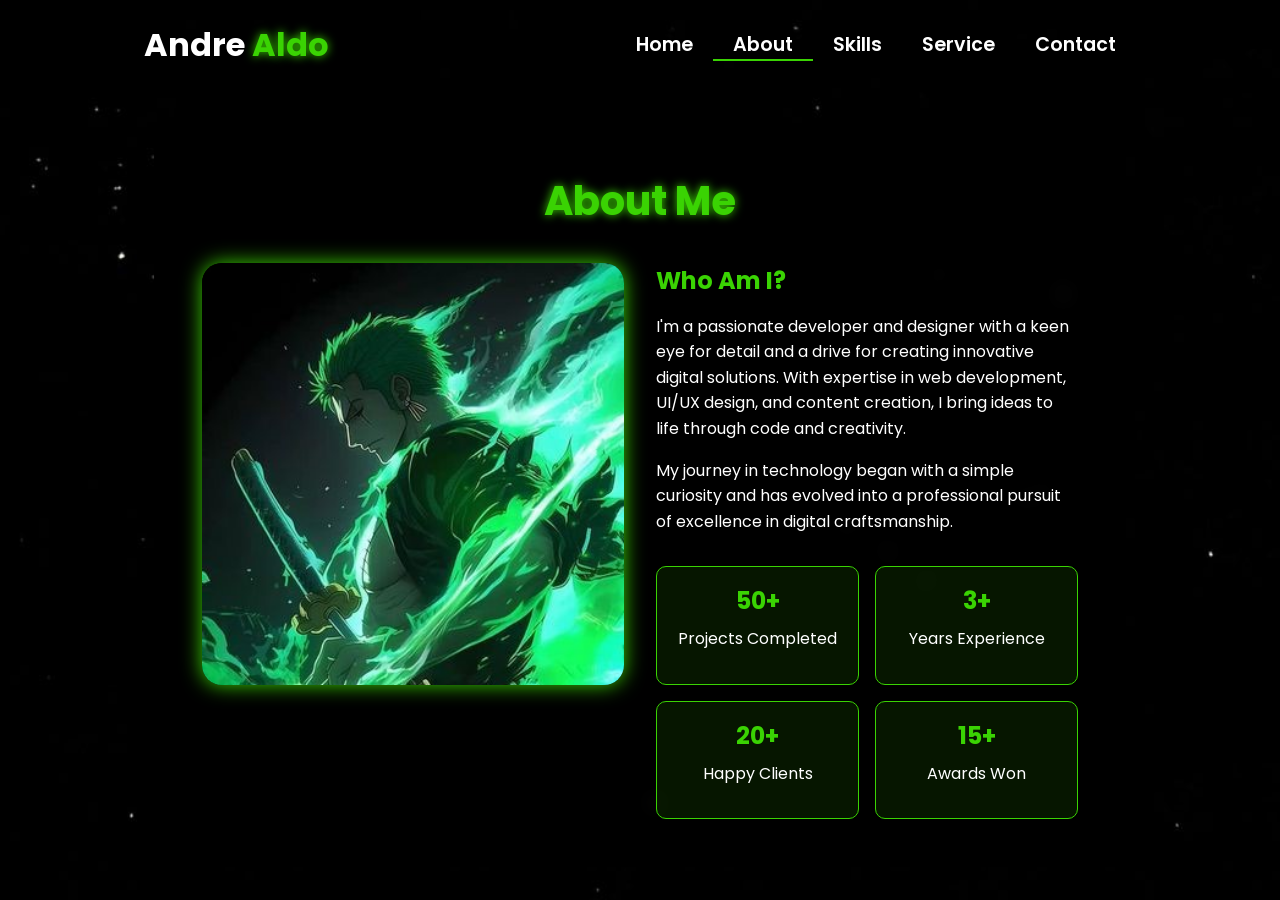
<file: about.html>
<!DOCTYPE html>
<html lang="en">

<head>
    <meta charset="UTF-8">
    <meta name="viewport" content="width=device-width, initial-scale=1.0">

    <!-- Link ke Font Awesome untuk ikon -->
    <link rel="stylesheet" href="https://cdnjs.cloudflare.com/ajax/libs/font-awesome/6.5.1/css/all.min.css">

    <!-- Link ke library animasi AOS -->
    <link rel="stylesheet" href="https://unpkg.com/aos@next/dist/aos.css" />

    <!-- CSS internal untuk styling halaman -->
    <style>
        /* 
          Import Google Font Poppins
          Font weight yang diimport: 100, 200, 300, 400, 500, 600 
        */
        @import url("https://fonts.googleapis.com/css2?family=Poppins:wght@100;200;300;400;500;600&display=swap");

        /* Reset CSS dan pengaturan default */
        * {
            padding: 0;
            margin: 0;
            font-family: "Poppins", sans-serif;
            box-sizing: border-box;
        }

        /* 
          Styling untuk body
          - Menggunakan background image
          - Cover seluruh viewport
          - Mencegah horizontal scroll
        */
        body {
            width: 100%;
            min-height: 100vh;
            background-image: url("background.jpg");
            background-size: cover;
            overflow-x: hidden;
            position: relative;
        }

        /* 
          Navbar styling
          - Fixed height 10vh
          - Posisi relative untuk positioning yang tepat
          - z-index tinggi agar selalu di atas konten lain
        */
        nav {
            width: 100%;
            height: 10vh;
            position: sticky;
            position: relative;
            /* Ubah dari sticky ke relative */
            z-index: 1000;
            /* Tambahkan z-index tinggi untuk nav */
        }

        /* Container untuk konten navbar */
        .nav-container {
            width: 100%;
            height: 100%;
            display: flex;
            justify-content: space-around;
            align-items: center;
        }

        /* 
          Logo styling
          - Warna putih dengan ukuran 2rem
          - Text shadow untuk efek glow pada span 
        */
        .logo {
            color: white;
            font-size: 2rem;
            font-weight: bold;
        }

        .logo span {
            color: rgb(58, 211, 3);
            text-shadow: 0 0 10px rgb(58, 211, 3);
        }

        /* 
          Hamburger dan Cancel button styling
          - Hanya muncul di mobile view
          - Posisi absolute di kanan atas
        */
        .hamburg,
        .cancel {
            cursor: pointer;
            position: absolute;
            right: 15px;
            top: 10px;
            color: white;
            display: none;
            font-size: clamp(2.5rem, 0.5rem + 5vw, 3rem);
        }

        /* 
          Navigation links container
          - Flex layout untuk alignment horizontal
        */
        .nav-container .links {
            display: flex;
        }

        /* 
          Individual navigation links
          - Spacing dan styling untuk tiap link
          - Hover effect dengan border bottom
        */
        .nav-container .links a {
            font-size: 1.2rem;
            color: white;
            margin: 0 20px;
            text-decoration: none;
            font-weight: 550;
            transition: 0.3s linear;
        }

        .nav-container .links a:hover {
            color: rgb(58, 211, 3);
            border-bottom: 2px solid rgb(58, 211, 3);
        }

        /* Styling untuk link aktif */
        .nav-container .links .active {
            color: rgb(58, 211, 3);
            border-bottom: 2px solid rgb(58, 211, 3);
        }

        /* 
          Dropdown menu untuk mobile view
          - Fixed positioning dengan transform untuk animasi
          - Backdrop filter untuk efek blur
        */
        .dropdown {
            z-index: 1000;
            position: fixed;
            top: 0;
            left: 0;
            right: 0;
            transform: translateY(-500px);
            width: 100%;
            height: auto;
            backdrop-filter: blur(4px) brightness(40%);
            box-shadow: 0 0 20px black;
            transition: 0.2s linear;
        }

        .dropdown .links a {
            display: flex;
            color: white;
            text-decoration: none;
            padding: 15px 0;
            justify-content: center;
            align-items: center;
            transition: 0.2s linear;
        }

        .dropdown .links a:hover {
            background-color: rgb(58, 211, 3);
        }

        /* About Section Styles */
        .about-container {
            width: 100%;
            min-height: 90vh;
            display: flex;
            justify-content: center;
            align-items: center;
            padding: 2rem;
            position: relative;
            z-index: 1;
        }

        .about-content {
            width: 80%;
            max-width: 1200px;
            background: rgba(0, 0, 0, 0.7);
            backdrop-filter: blur(10px);
            border-radius: 20px;
            padding: 3rem;
            color: white;
            /* box-shadow: 0 0 30px rgba(58, 211, 3, 0.3); */
        }

        .about-header {
            text-align: center;
            margin-bottom: 2rem;
        }

        .about-header h1 {
            font-size: 2.5rem;
            color: rgb(58, 211, 3);
            text-shadow: 0 0 10px rgb(58, 211, 3);
            margin-bottom: 1rem;
        }

        .about-grid {
            display: grid;
            grid-template-columns: 1fr 1fr;
            gap: 2rem;
        }

        .about-image {
            width: 100%;
            aspect-ratio: 1;
            border-radius: 20px;
            overflow: hidden;
            box-shadow: 0 0 20px rgb(58, 211, 3);
        }

        .about-image img {
            width: 100%;
            height: 100%;
            object-fit: cover;
        }

        .about-text h2 {
            color: rgb(58, 211, 3);
            margin-bottom: 1rem;
        }

        .about-text p {
            line-height: 1.6;
            margin-bottom: 1rem;
        }

        .stats {
            display: grid;
            grid-template-columns: repeat(2, 1fr);
            gap: 1rem;
            margin-top: 2rem;
        }

        .stat-item {
            background: rgba(58, 211, 3, 0.1);
            padding: 1rem;
            border-radius: 10px;
            text-align: center;
            border: 1px solid rgb(58, 211, 3);
            cursor: pointer;
        }

        .stat-item h3 {
            color: rgb(58, 211, 3);
            font-size: 1.5rem;
            margin-bottom: 0.5rem;
        }

        .content-grid {
            display: grid;
            grid-template-columns: repeat(auto-fit, minmax(280px, 1fr));
            gap: 2rem;
            padding: 2rem 0;
        }

        .content-card {
            background: rgba(58, 211, 3, 0.1);
            border-radius: 15px;
            overflow: hidden;
            transition: all 0.3s ease;
            cursor: pointer;
        }

        .content-card:hover {
            transform: translateY(-5px);
            box-shadow: 0 5px 15px rgba(58, 211, 3, 0.3);
        }

        .card-image {
            width: 100%;
            height: 200px;
            overflow: hidden;
        }

        .card-image img {
            width: 100%;
            height: 100%;
            object-fit: cover;
        }

        .card-info {
            padding: 1.5rem;
        }

        .card-info h3 {
            color: rgb(58, 211, 3);
            margin-bottom: 0.5rem;
        }

        .card-info p {
            font-size: 0.9rem;
            margin-bottom: 1rem;
        }

        .card-info .technologies {
            display: flex;
            flex-wrap: wrap;
            gap: 0.5rem;
            margin-top: 1rem;
        }

        .technology-tag {
            background: rgba(58, 211, 3, 0.2);
            padding: 0.3rem 0.8rem;
            border-radius: 15px;
            font-size: 0.8rem;
            color: rgb(58, 211, 3);
        }

        .back-button {
            display: inline-block;
            padding: 0.8rem 1.5rem;
            background: rgb(58, 211, 3);
            color: white;
            border-radius: 5px;
            text-decoration: none;
            margin-bottom: 2rem;
            transition: all 0.3s ease;
        }

        .back-button:hover {
            background: rgb(45, 165, 2);
            transform: translateY(-2px);
        }

        .award-icon {
            font-size: 2rem;
            color: rgb(58, 211, 3);
            margin-bottom: 1rem;
        }

        .client-testimonial {
            font-style: italic;
            margin-top: 1rem;
            padding: 1rem;
            background: rgba(58, 211, 3, 0.05);
            border-radius: 10px;
        }



        @media (max-width: 884px) {
            .about-grid {
                grid-template-columns: 1fr;
            }

            nav .logo {
                position: absolute;
                top: 16px;
                left: 15px;
                font-size: 1.5rem;
            }

            .nav-container .links {
                display: none;
            }

            .hamburg,
            .cancel {
                display: block;
            }
        }

        @media (max-width: 440px) {
            .about-container {
                padding: 1rem;
            }

            .about-content {
                width: 95%;
                /* Memperbesar width untuk layar kecil */
                padding: 1.5rem;
            }

            .about-header h1 {
                font-size: 1.8rem;
                /* Mengurangi ukuran judul */
            }

            .about-text h2 {
                font-size: 1.4rem;
                /* Mengurangi ukuran sub-judul */
            }

            .about-text p {
                font-size: 0.9rem;
                /* Mengurangi ukuran teks */
                line-height: 1.4;
            }

            .about-image {
                width: 100%;
                max-height: 250px;
                /* Membatasi tinggi gambar */
            }

            .stats {
                grid-template-columns: repeat(2, 1fr);
                /* Tetap 2 kolom tapi lebih kecil */
                gap: 0.8rem;
            }

            .stat-item {
                padding: 0.8rem;
            }

            .stat-item h3 {
                font-size: 1.2rem;
                /* Mengurangi ukuran angka statistik */
            }

            .stat-item p {
                font-size: 0.8rem;
                /* Mengurangi ukuran teks statistik */
            }

            /* Menyesuaikan padding untuk link statistik */
            .stat-item a {
                padding: 0.5rem;
                display: block;
            }
        }
    </style>
    <title>About - Portfolio Website</title>
</head>

<body>

    <!-- Navigasi -->
    <nav>
        <div class="nav-container">
            <div class="logo" data-aos="zoom-in" data-aos-duration="1500">
                Andre <span>Aldo</span>
            </div>
            <div class="links">
                <div class="link" data-aos="fade-up" data-aos-duration="1500" data-aos-delay="100"><a
                        href="index.html">Home</a></div>
                <div class="link active" data-aos="fade-up" data-aos-duration="1500" data-aos-delay="200"><a
                        href="about.html">About</a></div>
                <div class="link" data-aos="fade-up" data-aos-duration="1500" data-aos-delay="300"><a
                        href="skill.html">Skills</a></div>
                <div class="link" data-aos="fade-up" data-aos-duration="1500" data-aos-delay="400"><a
                        href="service.html">Service</a></div>
                <div class="link" data-aos="fade-up" data-aos-duration="1500" data-aos-delay="500"><a
                        href="contact.html">Contact</a></div>
            </div>
        </div>
        <i class="fa-solid fa-bars hamburg" onclick="hamburg()"></i>
        <div class="dropdown">
            <div class="links">
                <a href="index.html">Home</a>
                <a href="about.html">About</a>
                <a href="skill.html">Skills</a>
                <a href="service.html">Service</a>
                <a href="contact.html">Contact</a>
                <i class="fa-solid fa-xmark cancel" onclick="cancel()"></i>
            </div>
        </div>
    </nav>

    <!-- Konten utama halaman About -->
    <div class="about-container">
        <div class="about-content" id="aboutContent">
            <!-- Bagian header -->
            <div class="about-header" data-aos="fade-down" data-aos-duration="1500">
                <h1>About Me</h1>
            </div>

            <!-- Grid untuk gambar dan teks deskripsi -->
            <div class="about-grid">
                <div class="about-image" data-aos="fade-right" data-aos-duration="1500">
                    <img src="zoro.jpg" alt="About Image">
                </div>
                <div class="about-text" data-aos="fade-left" data-aos-duration="1500">
                    <h2>Who Am I?</h2>
                    <p>I'm a passionate developer and designer with a keen eye for detail and a drive for creating
                        innovative digital solutions. With expertise in web development, UI/UX design, and content
                        creation, I bring ideas to life through code and creativity.</p>
                    <p>My journey in technology began with a simple curiosity and has evolved into a professional
                        pursuit of excellence in digital craftsmanship.</p>

                    <div class="stats">
                        <div class="stat-item" data-aos="zoom-in" data-aos-duration="1500" data-aos-delay="200"
                            onclick="showProjects()">
                            <h3>50+</h3>
                            <p>Projects Completed</p>
                        </div>
                        <div class="stat-item" data-aos="zoom-in" data-aos-duration="1500" data-aos-delay="400"
                            onclick="showExperience()">
                            <h3>3+</h3>
                            <p>Years Experience</p>
                        </div>
                        <div class="stat-item" data-aos="zoom-in" data-aos-duration="1500" data-aos-delay="600"
                            onclick="showClients()">
                            <h3>20+</h3>
                            <p>Happy Clients</p>
                        </div>
                        <div class="stat-item" data-aos="zoom-in" data-aos-duration="1500" data-aos-delay="800"
                            onclick="showAwards()">
                            <h3>15+</h3>
                            <p>Awards Won</p>
                        </div>
                    </div>
                </div>
            </div>
        </div>

        <!-- Link ke library animasi AOS -->
        <script src="https://unpkg.com/aos@next/dist/aos.js"></script>

        <!-- JavaScript untuk interaksi dan animasi halaman -->
        <script>

            // Inisialisasi library AOS
            AOS.init({ offset: 0 });

            // Fungsi untuk menampilkan menu hamburger
            function hamburg() {
                const navbar = document.querySelector(".dropdown")
                navbar.style.transform = "translateY(0px)"
            }

            // Fungsi untuk menyembunyikan menu hamburger
            function cancel() {
                const navbar = document.querySelector(".dropdown")
                navbar.style.transform = "translateY(-500px)"
            }

            // Fungsi untuk menampilkan daftar Project
            function showProjects() {
                const aboutContent = document.getElementById('aboutContent');
                aboutContent.innerHTML = `
                <a href="about.html" class="back-button" onclick="restoreInitialContent()">
                    <i class="fas fa-arrow-left"></i> Back
                </a>
                <div class="about-header" data-aos="fade-down" data-aos-duration="1500">
                    <h1>My Projects</h1>
                </div>
                <div class="content-grid">
                    ${generateProjectCards()}
                </div>
            `;
                AOS.refresh();
            }

            // Fungsi untuk menampilkan daftar Experience
            function showExperience() {
                const aboutContent = document.getElementById('aboutContent');
                aboutContent.innerHTML = `
                <a href="about.html" class="back-button" onclick="restoreInitialContent()">
                    <i class="fas fa-arrow-left"></i> Back
                </a>
                <div class="about-header" data-aos="fade-down" data-aos-duration="1500">
                    <h1>My Experience</h1>
                </div>
                <div class="content-grid">
                    ${generateExperienceCards()}
                </div>
            `;
                AOS.refresh();
            }

            // Fungsi untuk menampilkan daftar Clients
            function showClients() {
                const aboutContent = document.getElementById('aboutContent');
                aboutContent.innerHTML = `
                <a href="about.html" class="back-button" onclick="restoreInitialContent()">
                    <i class="fas fa-arrow-left"></i> Back
                </a>
                <div class="about-header" data-aos="fade-down" data-aos-duration="1500">
                    <h1>Client Success Stories</h1>
                </div>
                <div class="content-grid">
                    ${generateClientCards()}
                </div>
            `;
                AOS.refresh();
            }

            // Fungsi untuk menampilkan daftar Awards
            function showAwards() {
                const aboutContent = document.getElementById('aboutContent');
                aboutContent.innerHTML = `
                <a href="about.html" class="back-button" onclick="restoreInitialContent()">
                    <i class="fas fa-arrow-left"></i> Back
                </a>
                <div class="about-header" data-aos="fade-down" data-aos-duration="1500">
                    <h1>Awards & Recognition</h1>
                </div>
                <div class="content-grid">
                    ${generateAwardCards()}
                </div>
            `;
                AOS.refresh();
            }

            // Fungsi pembantu untuk menghasilkan kartu project
            function generateProjectCards() {
                const projects = [
                    {
                        title: "E-Commerce Platform",
                        image: "img/zoro.jpg",
                        description: "A full-stack e-commerce solution with payment integration",
                        technologies: ["React", "Node.js", "MongoDB"]
                    },
                    {
                        title: "Portfolio Website",
                        image: "img/zoro.jpg",
                        description: "Responsive portfolio website with modern animations",
                        technologies: ["HTML", "CSS", "JavaScript"]
                    },
                    {
                        title: "Task Management App",
                        image: "img/zoro.jpg",
                        description: "Mobile-first task management application",
                        technologies: ["Vue.js", "Firebase"]
                    }
                    // Add more projects as needed
                ];

                return projects.map(project => `
                <div class="content-card" data-aos="fade-up">
                    <div class="card-image">
                        <img src="${project.image}" alt="${project.title}">
                    </div>
                    <div class="card-info">
                        <h3>${project.title}</h3>
                        <p>${project.description}</p>
                        <div class="technologies">
                            ${project.technologies.map(tech => `
                                <span class="technology-tag">${tech}</span>
                            `).join('')}
                        </div>
                    </div>
                </div>
            `).join('');
            }

            // Fungsi pembantu untuk menghasilkan kartu experience
            function generateExperienceCards() {
                const experiences = [
                    {
                        title: "Senior Web Developer",
                        company: "Tech Solutions Inc.",
                        period: "2021 - Present",
                        description: "Leading frontend development team and implementing modern web solutions"
                    },
                    {
                        title: "Frontend Developer",
                        company: "Digital Agency",
                        period: "2019 - 2021",
                        description: "Developed responsive websites and web applications"
                    }
                    // Add more experiences as needed
                ];

                return experiences.map(exp => `
                <div class="content-card" data-aos="fade-up">
                    <div class="card-info">
                        <h3>${exp.title}</h3>
                        <h4>${exp.company}</h4>
                        <p class="period">${exp.period}</p>
                        <p>${exp.description}</p>
                    </div>
                </div>
            `).join('');
            }

            // Fungsi pembantu untuk menghasilkan kartu client
            function generateClientCards() {
                const clients = [
                    {
                        name: "Ell Udin",
                        company: "Innovation Corp",
                        image: "img/zoro.jpg",
                        testimonial: "Outstanding work on our company website redesign!"
                    },
                    {
                        name: "Ell Ucup",
                        company: "Tech Startup",
                        image: "img/zoro.jpg",
                        testimonial: "Delivered our app ahead of schedule with excellent quality"
                    }
                    // Add more clients as needed
                ];

                return clients.map(client => `
                <div class="content-card" data-aos="fade-up">
                    <div class="card-image">
                        <img src="${client.image}" alt="${client.name}">
                    </div>
                    <div class="card-info">
                        <h3>${client.name}</h3>
                        <h4>${client.company}</h4>
                        <p class="client-testimonial">"${client.testimonial}"</p>
                    </div>
                </div>
            `).join('');
            }

            // Fungsi pembantu untuk menghasilkan kartu award
            function generateAwardCards() {
                const awards = [
                    {
                        title: "Best Web Design",
                        organization: "Design Awards 2023",
                        description: "Recognition for exceptional web design and user experience"
                    },
                    {
                        title: "Innovation Award",
                        organization: "Tech Summit 2022",
                        description: "Awarded for innovative use of emerging technologies"
                    }
                    // Add more awards as needed
                ];

                return awards.map(award => `
                <div class="content-card" data-aos="fade-up">
                    <div class="card-info">
                        <div class="award-icon">
                            <i class="fas fa-trophy"></i>
                        </div>
                        <h3>${award.title}</h3>
                        <h4>${award.organization}</h4>
                        <p>${award.description}</p>
                    </div>
                </div>
            `).join('');
            }

            // Fungsi untuk mengembalikan konten awal
            function restoreInitialContent() {
                const aboutContent = document.getElementById('aboutContent');
                aboutContent.innerHTML = `
                <div class="about-header" data-aos="fade-down" data-aos-duration="1500">
                    <h1>About Me</h1>
                </div>
                <div class="about-grid">
                    <div class="about-image" data-aos="fade-right" data-aos-duration="1500">
                        <img src="img/zoro.jpg" alt="About Image">
                    </div>
                    <div class="about-text" data-aos="fade-left" data-aos-duration="1500">
                        <h2>Who Am I?</h2>
                        <p>I'm a passionate developer and designer with a keen eye for detail and a drive for creating
                            innovative digital solutions. With expertise in web development, UI/UX design, and content
                            creation, I bring ideas to life through code and creativity.</p>
                        <p>My journey in technology began with a simple curiosity and has evolved into a professional
                            pursuit of excellence in digital craftsmanship.</p>

                        <div class="stats">
                            <div class="stat-item" data-aos="zoom-in" data-aos-duration="1500" data-aos-delay="200" onclick="showProjects()">
                                <h3>50+</h3>
                                <p>Projects Completed</p>
                            </div>
                            <div class="stat-item" data-aos="zoom-in" data-aos-duration="1500" data-aos-delay="400" onclick="showExperience()">
                                <h3>3+</h3>
                                <p>Years Experience</p>
                            </div>
                            <div class="stat-item" data-aos="zoom-in" data-aos-duration="1500" data-aos-delay="600" onclick="showClients()">
                                <h3>20+</h3>
                                <p>Happy Clients</p>
                            </div>
                            <div class="stat-item" data-aos="zoom-in" data-aos-duration="1500" data-aos-delay="800" onclick="showAwards()">
                                <h3>15+</h3>
                                <p>Awards Won</p>
                            </div>
                        </div>
                    </div>
                </div>
            `;
                AOS.refresh();
            }

        </script>
</body>

</html>

<!-- Subscribe Tamzidan Madiyin di YouTube -->
</file>
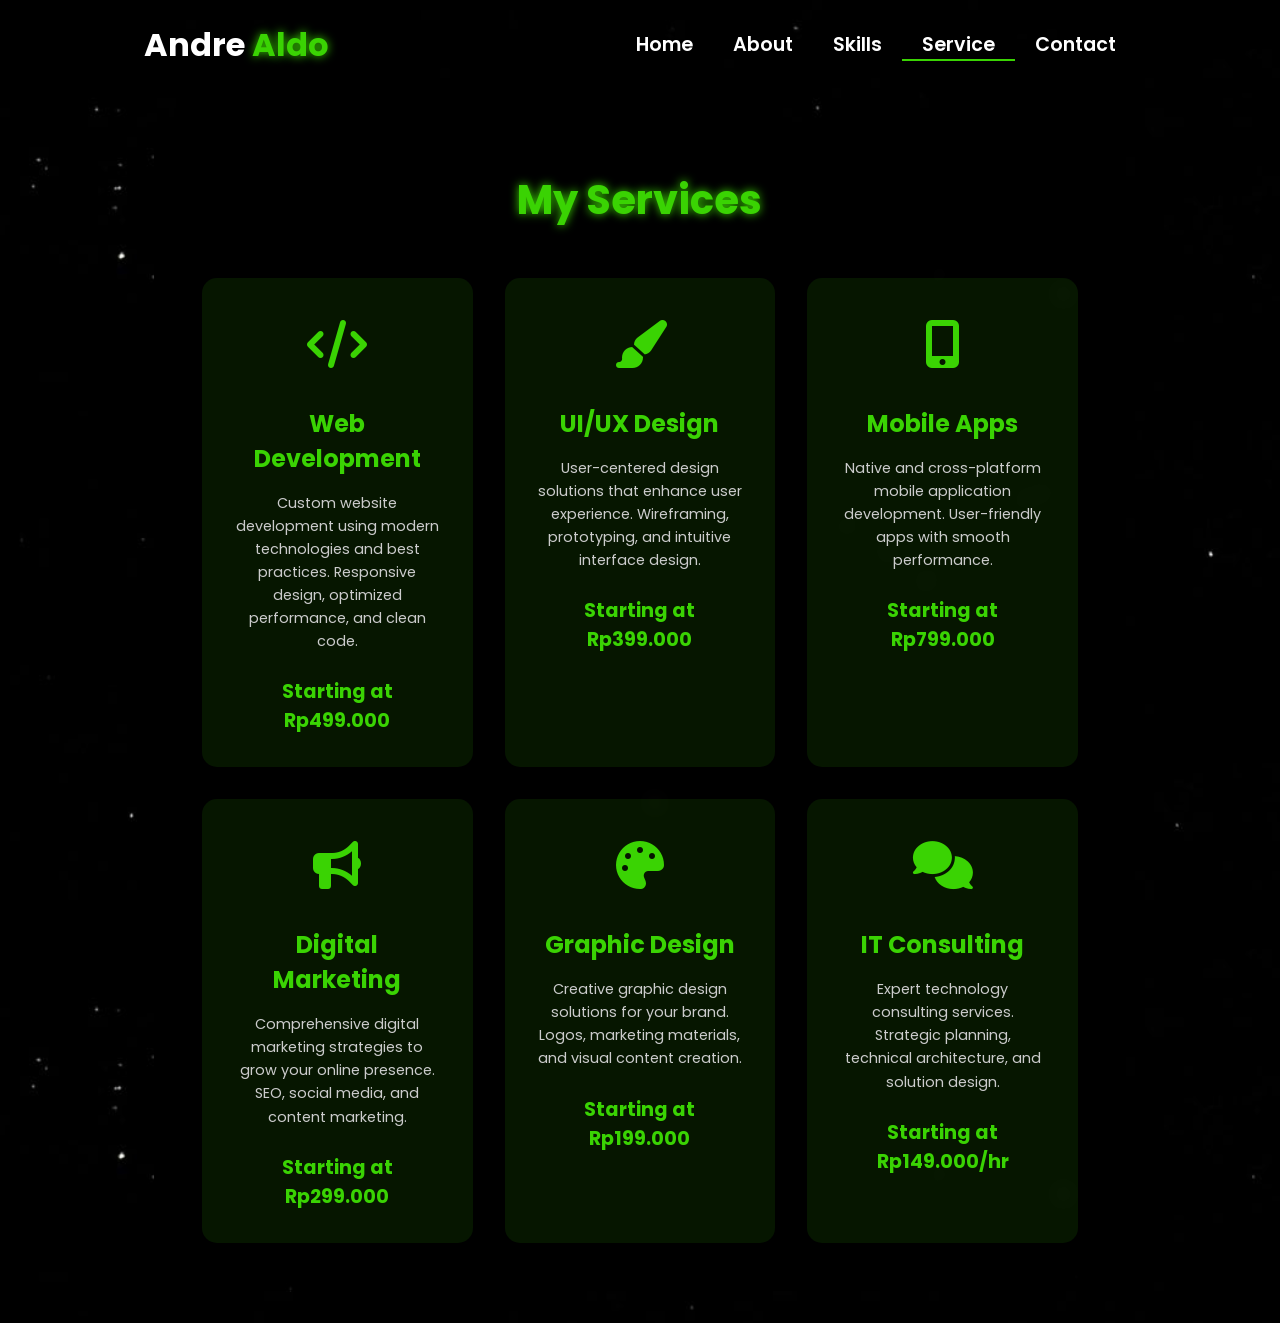
<file: service.html>
<!DOCTYPE html>
<html lang="en">
<head>
    <meta charset="UTF-8">
    <meta name="viewport" content="width=device-width, initial-scale=1.0">
    <link rel="stylesheet" href="https://cdnjs.cloudflare.com/ajax/libs/font-awesome/6.5.1/css/all.min.css">
    <link rel="stylesheet" href="https://unpkg.com/aos@next/dist/aos.css" />
    <style>
        @import url("https://fonts.googleapis.com/css2?family=Poppins:wght@100;200;300;400;500;600&display=swap");

        * {
            padding: 0;
            margin: 0;
            font-family: "Poppins", sans-serif;
            box-sizing: border-box;
        }

        body {
            width: 100%;
            height: 100vh;
            background-image: url("background.jpg");
            background-size: cover;
            overflow: auto;
            position: relative;
        }

        nav {
            width: 100%;
            height: 10vh;
            position: relative;
            z-index: 1000;
        }

        .nav-container {
            width: 100%;
            height: 100%;
            display: flex;
            justify-content: space-around;
            align-items: center;
        }

        .logo {
            color: white;
            font-size: 2rem;
            font-weight: bold;
        }

        .logo span {
            color: rgb(58, 211, 3);
            text-shadow: 0 0 10px rgb(58, 211, 3);
        }

        .hamburg, .cancel {
            cursor: pointer;
            position: absolute;
            right: 15px;
            top: 10px;
            color: white;
            display: none;
            font-size: clamp(2.5rem, 0.5rem + 5vw, 3rem);
        }

        .nav-container .links {
            display: flex;
        }

        .nav-container .links a {
            font-size: 1.2rem;
            color: white;
            margin: 0 20px;
            text-decoration: none;
            font-weight: 550;
            transition: 0.3s linear;
        }

        .nav-container .links a:hover {
            color: rgb(58, 211, 3);
            border-bottom: 2px solid rgb(58, 211, 3);
        }

        .nav-container .links .active {
            color: rgb(58, 211, 3);
            border-bottom: 2px solid rgb(58, 211, 3);
        }

        .dropdown {
            z-index: 1000;
            position: fixed;
            top: 0;
            left: 0;
            right: 0;
            transform: translateY(-500px);
            width: 100%;
            height: auto;
            backdrop-filter: blur(4px) brightness(40%);
            box-shadow: 0 0 20px black;
            transition: 0.2s linear;
        }

        .dropdown .links a {
            display: flex;
            color: white;
            text-decoration: none;
            padding: 15px 0;
            justify-content: center;
            align-items: center;
            transition: 0.2s linear;
        }

        .dropdown .links a:hover {
            background-color: rgb(58, 211, 3);
        }

        /* Service Section Styles */
        .services-container {
            width: 100%;
            min-height: 90vh;
            display: flex;
            justify-content: center;
            align-items: center;
            padding: 2rem;
        }

        .services-content {
            width: 80%;
            max-width: 1200px;
            background: rgba(0, 0, 0, 0.7);
            backdrop-filter: blur(10px);
            border-radius: 20px;
            padding: 3rem;
            color: white;
        }

        .services-header {
            text-align: center;
            margin-bottom: 3rem;
        }

        .services-header h1 {
            font-size: 2.5rem;
            color: rgb(58, 211, 3);
            text-shadow: 0 0 10px rgb(58, 211, 3);
            margin-bottom: 1rem;
        }

        .services-grid {
            display: grid;
            grid-template-columns: repeat(3, 1fr);
            gap: 2rem;
        }

        .service-card {
            background: rgba(58, 211, 3, 0.1);
            border-radius: 15px;
            padding: 2rem;
            text-align: center;
            transition: all 0.3s ease;
            cursor: pointer;
        }

        .service-card:hover {
            transform: translateY(-10px);
            box-shadow: 0 0 20px rgba(58, 211, 3, 0.5);
        }

        .service-icon {
            font-size: 3rem;
            color: rgb(58, 211, 3);
            margin-bottom: 1.5rem;
        }

        .service-title {
            font-size: 1.5rem;
            color: rgb(58, 211, 3);
            margin-bottom: 1rem;
        }

        .service-description {
            font-size: 0.9rem;
            line-height: 1.6;
            color: #cccccc;
        }

        .service-price {
            margin-top: 1.5rem;
            font-size: 1.2rem;
            color: rgb(58, 211, 3);
            font-weight: bold;
        }

        @media (max-height: 800px) {
            body {
                height: auto;
                min-height: 100vh;
            }
            
            .services-container {
                height: auto;
                min-height: 90vh;
            }
        }

        @media (max-width: 884px) {
            .services-grid {
                grid-template-columns: repeat(2, 1fr);
            }
            
            nav .logo {
                position: absolute;
                top: 16px;
                left: 15px;
                font-size: 1.5rem;
            }

            .nav-container .links {
                display: none;
            }

            .hamburg, .cancel {
                display: block;
            }
        }

        @media (max-width: 640px) {
            .services-container {
                padding: 1rem;
            }

            .services-content {
                width: 95%;
                padding: 1.5rem;
            }

            .services-grid {
                grid-template-columns: 1fr;
            }

            .services-header h1 {
                font-size: 2rem;
            }

            .service-card {
                padding: 1.5rem;
            }
        }
    </style>
    <title>Services - Portfolio Website</title>
</head>
<body>
    <nav>
        <div class="nav-container">
            <div class="logo" data-aos="zoom-in" data-aos-duration="1500">
                Andre <span>Aldo</span>
            </div>
            <div class="links">
                <div class="link" data-aos="fade-up" data-aos-duration="1500" data-aos-delay="100"><a href="index.html">Home</a></div>
                <div class="link" data-aos="fade-up" data-aos-duration="1500" data-aos-delay="200"><a href="about.html">About</a></div>
                <div class="link" data-aos="fade-up" data-aos-duration="1500" data-aos-delay="300"><a href="skill.html">Skills</a></div>
                <div class="link active" data-aos="fade-up" data-aos-duration="1500" data-aos-delay="400"><a href="service.html">Service</a></div>
                <div class="link" data-aos="fade-up" data-aos-duration="1500" data-aos-delay="500"><a href="contact.html">Contact</a></div>
            </div>
        </div>
        <i class="fa-solid fa-bars hamburg" onclick="hamburg()"></i>
        <div class="dropdown">
            <div class="links">
                <a href="index.html">Home</a>
                <a href="about.html">About</a>
                <a href="skill.html">Skills</a>
                <a href="service.html">Service</a>
                <a href="contact.html">Contact</a>
                <i class="fa-solid fa-xmark cancel" onclick="cancel()"></i>
            </div>
        </div>
    </nav>

    <div class="services-container">
        <div class="services-content">
            <div class="services-header" data-aos="fade-down" data-aos-duration="1500">
                <h1>My Services</h1>
            </div>
            <div class="services-grid">
                <!-- Web Development -->
                <div class="service-card" data-aos="fade-up" data-aos-duration="1500" data-aos-delay="100">
                    <div class="service-icon">
                        <i class="fas fa-code"></i>
                    </div>
                    <h3 class="service-title">Web Development</h3>
                    <p class="service-description">Custom website development using modern technologies and best practices. Responsive design, optimized performance, and clean code.</p>
                    <div class="service-price">Starting at Rp499.000</div>
                </div>

                <!-- UI/UX Design -->
                <div class="service-card" data-aos="fade-up" data-aos-duration="1500" data-aos-delay="300">
                    <div class="service-icon">
                        <i class="fas fa-paint-brush"></i>
                    </div>
                    <h3 class="service-title">UI/UX Design</h3>
                    <p class="service-description">User-centered design solutions that enhance user experience. Wireframing, prototyping, and intuitive interface design.</p>
                    <div class="service-price">Starting at Rp399.000</div>
                </div>

                <!-- Mobile App Development -->
                <div class="service-card" data-aos="fade-up" data-aos-duration="1500" data-aos-delay="500">
                    <div class="service-icon">
                        <i class="fas fa-mobile-alt"></i>
                    </div>
                    <h3 class="service-title">Mobile Apps</h3>
                    <p class="service-description">Native and cross-platform mobile application development. User-friendly apps with smooth performance.</p>
                    <div class="service-price">Starting at Rp799.000</div>
                </div>

                <!-- Digital Marketing -->
                <div class="service-card" data-aos="fade-up" data-aos-duration="1500" data-aos-delay="700">
                    <div class="service-icon">
                        <i class="fas fa-bullhorn"></i>
                    </div>
                    <h3 class="service-title">Digital Marketing</h3>
                    <p class="service-description">Comprehensive digital marketing strategies to grow your online presence. SEO, social media, and content marketing.</p>
                    <div class="service-price">Starting at Rp299.000</div>
                </div>

                <!-- Graphic Design -->
                <div class="service-card" data-aos="fade-up" data-aos-duration="1500" data-aos-delay="900">
                    <div class="service-icon">
                        <i class="fas fa-palette"></i>
                    </div>
                    <h3 class="service-title">Graphic Design</h3>
                    <p class="service-description">Creative graphic design solutions for your brand. Logos, marketing materials, and visual content creation.</p>
                    <div class="service-price">Starting at Rp199.000</div>
                </div>

                <!-- Consulting -->
                <div class="service-card" data-aos="fade-up" data-aos-duration="1500" data-aos-delay="1100">
                    <div class="service-icon">
                        <i class="fas fa-comments"></i>
                    </div>
                    <h3 class="service-title">IT Consulting</h3>
                    <p class="service-description">Expert technology consulting services. Strategic planning, technical architecture, and solution design.</p>
                    <div class="service-price">Starting at Rp149.000/hr</div>
                </div>
            </div>
        </div>
    </div>

    <script src="https://unpkg.com/aos@next/dist/aos.js"></script>
    <script>
        AOS.init({offset: 0});
        
        function hamburg() {
            const navbar = document.querySelector(".dropdown")
            navbar.style.transform = "translateY(0px)"
        }
        
        function cancel() {
            const navbar = document.querySelector(".dropdown")
            navbar.style.transform = "translateY(-500px)"
        }
    </script>
     <script>

            // Inisialisasi library AOS
            AOS.init({ offset: 0 });

            // Fungsi untuk menampilkan menu hamburger
            function hamburg() {
                const navbar = document.querySelector(".dropdown")
                navbar.style.transform = "translateY(0px)"
            }

            // Fungsi untuk menyembunyikan menu hamburger
            function cancel() {
                const navbar = document.querySelector(".dropdown")
                navbar.style.transform = "translateY(-500px)"
            }

            // Fungsi untuk menampilkan daftar Project
            function showProjects() {
                const aboutContent = document.getElementById('aboutContent');
                aboutContent.innerHTML = `
                <a href="about.html" class="back-button" onclick="restoreInitialContent()">
                    <i class="fas fa-arrow-left"></i> Back
                </a>
                <div class="about-header" data-aos="fade-down" data-aos-duration="1500">
                    <h1>My Projects</h1>
                </div>
                <div class="content-grid">
                    ${generateProjectCards()}
                </div>
            `;
                AOS.refresh();
            }

            // Fungsi untuk menampilkan daftar Experience
            function showExperience() {
                const aboutContent = document.getElementById('aboutContent');
                aboutContent.innerHTML = `
                <a href="about.html" class="back-button" onclick="restoreInitialContent()">
                    <i class="fas fa-arrow-left"></i> Back
                </a>
                <div class="about-header" data-aos="fade-down" data-aos-duration="1500">
                    <h1>My Experience</h1>
                </div>
                <div class="content-grid">
                    ${generateExperienceCards()}
                </div>
            `;
                AOS.refresh();
            }

            // Fungsi untuk menampilkan daftar Clients
            function showClients() {
                const aboutContent = document.getElementById('aboutContent');
                aboutContent.innerHTML = `
                <a href="about.html" class="back-button" onclick="restoreInitialContent()">
                    <i class="fas fa-arrow-left"></i> Back
                </a>
                <div class="about-header" data-aos="fade-down" data-aos-duration="1500">
                    <h1>Client Success Stories</h1>
                </div>
                <div class="content-grid">
                    ${generateClientCards()}
                </div>
            `;
                AOS.refresh();
            }

            // Fungsi untuk menampilkan daftar Awards
            function showAwards() {
                const aboutContent = document.getElementById('aboutContent');
                aboutContent.innerHTML = `
                <a href="about.html" class="back-button" onclick="restoreInitialContent()">
                    <i class="fas fa-arrow-left"></i> Back
                </a>
                <div class="about-header" data-aos="fade-down" data-aos-duration="1500">
                    <h1>Awards & Recognition</h1>
                </div>
                <div class="content-grid">
                    ${generateAwardCards()}
                </div>
            `;
                AOS.refresh();
            }

            // Fungsi pembantu untuk menghasilkan kartu project
            function generateProjectCards() {
                const projects = [
                    {
                        title: "E-Commerce Platform",
                        image: "img/zoro.jpg",
                        description: "A full-stack e-commerce solution with payment integration",
                        technologies: ["React", "Node.js", "MongoDB"]
                    },
                    {
                        title: "Portfolio Website",
                        image: "img/zoro.jpg",
                        description: "Responsive portfolio website with modern animations",
                        technologies: ["HTML", "CSS", "JavaScript"]
                    },
                    {
                        title: "Task Management App",
                        image: "img/zoro.jpg",
                        description: "Mobile-first task management application",
                        technologies: ["Vue.js", "Firebase"]
                    }
                    // Add more projects as needed
                ];

                return projects.map(project => `
                <div class="content-card" data-aos="fade-up">
                    <div class="card-image">
                        <img src="${project.image}" alt="${project.title}">
                    </div>
                    <div class="card-info">
                        <h3>${project.title}</h3>
                        <p>${project.description}</p>
                        <div class="technologies">
                            ${project.technologies.map(tech => `
                                <span class="technology-tag">${tech}</span>
                            `).join('')}
                        </div>
                    </div>
                </div>
            `).join('');
            }

            // Fungsi pembantu untuk menghasilkan kartu experience
            function generateExperienceCards() {
                const experiences = [
                    {
                        title: "Senior Web Developer",
                        company: "Tech Solutions Inc.",
                        period: "2021 - Present",
                        description: "Leading frontend development team and implementing modern web solutions"
                    },
                    {
                        title: "Frontend Developer",
                        company: "Digital Agency",
                        period: "2019 - 2021",
                        description: "Developed responsive websites and web applications"
                    }
                    // Add more experiences as needed
                ];

                return experiences.map(exp => `
                <div class="content-card" data-aos="fade-up">
                    <div class="card-info">
                        <h3>${exp.title}</h3>
                        <h4>${exp.company}</h4>
                        <p class="period">${exp.period}</p>
                        <p>${exp.description}</p>
                    </div>
                </div>
            `).join('');
            }

            // Fungsi pembantu untuk menghasilkan kartu client
            function generateClientCards() {
                const clients = [
                    {
                        name: "Ell Udin",
                        company: "Innovation Corp",
                        image: "img/zoro.jpg",
                        testimonial: "Outstanding work on our company website redesign!"
                    },
                    {
                        name: "Ell Ucup",
                        company: "Tech Startup",
                        image: "img/zoro.jpg",
                        testimonial: "Delivered our app ahead of schedule with excellent quality"
                    }
                    // Add more clients as needed
                ];

                return clients.map(client => `
                <div class="content-card" data-aos="fade-up">
                    <div class="card-image">
                        <img src="${client.image}" alt="${client.name}">
                    </div>
                    <div class="card-info">
                        <h3>${client.name}</h3>
                        <h4>${client.company}</h4>
                        <p class="client-testimonial">"${client.testimonial}"</p>
                    </div>
                </div>
            `).join('');
            }

            // Fungsi pembantu untuk menghasilkan kartu award
            function generateAwardCards() {
                const awards = [
                    {
                        title: "Best Web Design",
                        organization: "Design Awards 2023",
                        description: "Recognition for exceptional web design and user experience"
                    },
                    {
                        title: "Innovation Award",
                        organization: "Tech Summit 2022",
                        description: "Awarded for innovative use of emerging technologies"
                    }
                    // Add more awards as needed
                ];

                return awards.map(award => `
                <div class="content-card" data-aos="fade-up">
                    <div class="card-info">
                        <div class="award-icon">
                            <i class="fas fa-trophy"></i>
                        </div>
                        <h3>${award.title}</h3>
                        <h4>${award.organization}</h4>
                        <p>${award.description}</p>
                    </div>
                </div>
            `).join('');
            }

            // Fungsi untuk mengembalikan konten awal
            function restoreInitialContent() {
                const aboutContent = document.getElementById('aboutContent');
                aboutContent.innerHTML = `
                <div class="about-header" data-aos="fade-down" data-aos-duration="1500">
                    <h1>About Me</h1>
                </div>
                <div class="about-grid">
                    <div class="about-image" data-aos="fade-right" data-aos-duration="1500">
                        <img src="img/zoro.jpg" alt="About Image">
                    </div>
                    <div class="about-text" data-aos="fade-left" data-aos-duration="1500">
                        <h2>Who Am I?</h2>
                        <p>I'm a passionate developer and designer with a keen eye for detail and a drive for creating
                            innovative digital solutions. With expertise in web development, UI/UX design, and content
                            creation, I bring ideas to life through code and creativity.</p>
                        <p>My journey in technology began with a simple curiosity and has evolved into a professional
                            pursuit of excellence in digital craftsmanship.</p>

                        <div class="stats">
                            <div class="stat-item" data-aos="zoom-in" data-aos-duration="1500" data-aos-delay="200" onclick="showProjects()">
                                <h3>50+</h3>
                                <p>Projects Completed</p>
                            </div>
                            <div class="stat-item" data-aos="zoom-in" data-aos-duration="1500" data-aos-delay="400" onclick="showExperience()">
                                <h3>3+</h3>
                                <p>Years Experience</p>
                            </div>
                            <div class="stat-item" data-aos="zoom-in" data-aos-duration="1500" data-aos-delay="600" onclick="showClients()">
                                <h3>20+</h3>
                                <p>Happy Clients</p>
                            </div>
                            <div class="stat-item" data-aos="zoom-in" data-aos-duration="1500" data-aos-delay="800" onclick="showAwards()">
                                <h3>15+</h3>
                                <p>Awards Won</p>
                            </div>
                        </div>
                    </div>
                </div>
            `;
                AOS.refresh();
            }

        </script>
</body>
</html>

<!-- Subscribe Tamzidan Madiyin di YouTube -->
</file>
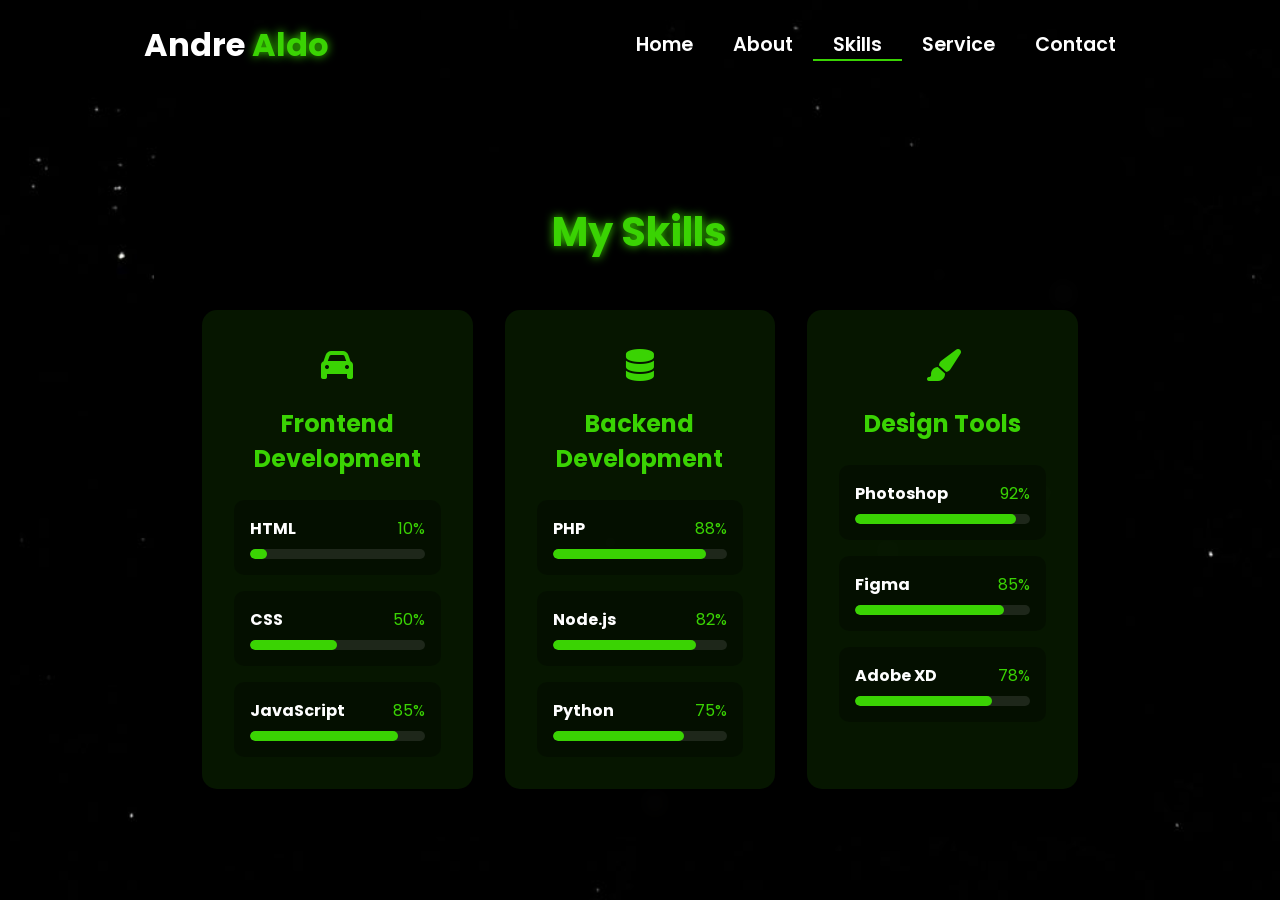
<file: skill.html>
<!DOCTYPE html>
<html lang="en">
<head>
    <meta charset="UTF-8">
    <meta name="viewport" content="width=device-width, initial-scale=1.0">
    <link rel="stylesheet" href="https://cdnjs.cloudflare.com/ajax/libs/font-awesome/6.5.1/css/all.min.css">
    <link rel="stylesheet" href="https://unpkg.com/aos@next/dist/aos.css" />
    <style>
        @import url("https://fonts.googleapis.com/css2?family=Poppins:wght@100;200;300;400;500;600&display=swap");

        * {
            padding: 0;
            margin: 0;
            font-family: "Poppins", sans-serif;
            box-sizing: border-box;
        }

        body {
            width: 100%;
            min-height: 100vh;
            background-image: url("background.jpg");
            background-size: cover;
            overflow-x: hidden;
            position: relative;
        }

        nav {
            width: 100%;
            height: 10vh;
            position: relative;
            z-index: 1000;
        }

        .nav-container {
            width: 100%;
            height: 100%;
            display: flex;
            justify-content: space-around;
            align-items: center;
        }

        .logo {
            color: white;
            font-size: 2rem;
            font-weight: bold;
        }

        .logo span {
            color: rgb(58, 211, 3);
            text-shadow: 0 0 10px rgb(58, 211, 3);
        }

        .hamburg, .cancel {
            cursor: pointer;
            position: absolute;
            right: 15px;
            top: 10px;
            color: white;
            display: none;
            font-size: clamp(2.5rem, 0.5rem + 5vw, 3rem);
        }

        .nav-container .links {
            display: flex;
        }

        .nav-container .links a {
            font-size: 1.2rem;
            color: white;
            margin: 0 20px;
            text-decoration: none;
            font-weight: 550;
            transition: 0.3s linear;
        }

        .nav-container .links a:hover {
            color: rgb(58, 211, 3);
            border-bottom: 2px solid rgb(58, 211, 3);
        }

        .nav-container .links .active {
            color: rgb(58, 211, 3);
            border-bottom: 2px solid rgb(58, 211, 3);
        }

        .dropdown {
            z-index: 1000;
            position: fixed;
            top: 0;
            left: 0;
            right: 0;
            transform: translateY(-500px);
            width: 100%;
            height: auto;
            backdrop-filter: blur(4px) brightness(40%);
            box-shadow: 0 0 20px black;
            transition: 0.2s linear;
        }

        .dropdown .links a {
            display: flex;
            color: white;
            text-decoration: none;
            padding: 15px 0;
            justify-content: center;
            align-items: center;
            transition: 0.2s linear;
        }

        .dropdown .links a:hover {
            background-color: rgb(58, 211, 3);
        }

        /* Skills Section Styles */
        .skills-container {
            width: 100%;
            min-height: 90vh;
            display: flex;
            justify-content: center;
            align-items: center;
            padding: 2rem;
            position: relative;
            z-index: 1;
        }

        .skills-content {
            width: 80%;
            max-width: 1200px;
            background: rgba(0, 0, 0, 0.7);
            backdrop-filter: blur(10px);
            border-radius: 20px;
            padding: 3rem;
            color: white;
            /* box-shadow: 0 0 30px rgba(58, 211, 3, 0.3); */
        }

        .skills-header {
            text-align: center;
            margin-bottom: 3rem;
        }

        .skills-header h1 {
            font-size: 2.5rem;
            color: rgb(58, 211, 3);
            text-shadow: 0 0 10px rgb(58, 211, 3);
            margin-bottom: 1rem;
        }

        .skills-grid {
            display: grid;
            grid-template-columns: repeat(3, 1fr);
            gap: 2rem;
        }

        .skill-category {
            background: rgba(58, 211, 3, 0.1);
            border-radius: 15px;
            padding: 2rem;
            transition: 0.3s ease;
        }

        .skill-category:hover {
            transform: translateY(-10px);
            box-shadow: 0 0 20px rgba(58, 211, 3, 0.5);
        }

        .skill-category h2 {
            color: rgb(58, 211, 3);
            font-size: 1.5rem;
            margin-bottom: 1.5rem;
            text-align: center;
        }

        .skill-list {
            display: flex;
            flex-direction: column;
            gap: 1rem;
        }

        .skill-item {
            background: rgba(0, 0, 0, 0.3);
            border-radius: 10px;
            padding: 1rem;
        }

        .skill-info {
            display: flex;
            justify-content: space-between;
            margin-bottom: 0.5rem;
        }

        .skill-info h3 {
            font-size: 1rem;
            color: white;
        }

        .skill-info span {
            color: rgb(58, 211, 3);
        }

        .progress-bar {
            width: 100%;
            height: 10px;
            background: rgba(255, 255, 255, 0.1);
            border-radius: 5px;
            overflow: hidden;
        }

        .progress {
            height: 100%;
            background: rgb(58, 211, 3);
            border-radius: 5px;
            transition: width 1.5s ease-in-out;
        }

        .skill-icon {
            font-size: 2rem;
            color: rgb(58, 211, 3);
            margin-bottom: 1rem;
            text-align: center;
        }

        @media (max-width: 884px) {
            .skills-grid {
                grid-template-columns: repeat(2, 1fr);
            }
            
            nav .logo {
                position: absolute;
                top: 16px;
                left: 15px;
                font-size: 1.5rem;
                /* z-index: 1001; */
            }

            .nav-container .links {
                display: none;
            }

            .hamburg, .cancel {
                display: block;
                /* z-index: 1001; */
            }
        }

        @media (max-width: 440px) {
            .skills-container {
                padding: 1rem;
            }

            .skills-content {
                width: 95%;
                padding: 1.5rem;
            }

            .skills-grid {
                grid-template-columns: 1fr;
            }

            .skills-header h1 {
                font-size: 1.8rem;
            }

            .skill-category {
                padding: 1.5rem;
            }

            .skill-category h2 {
                font-size: 1.3rem;
            }

            .skill-icon {
                font-size: 1.5rem;
            }
        }
    </style>
    <title>Skills - Portfolio Website</title>
</head>
<body>
    <nav>
        <div class="nav-container">
            <div class="logo" data-aos="zoom-in" data-aos-duration="1500">
                Andre <span>Aldo</span>
            </div>
            <div class="links">
                <div class="link" data-aos="fade-up" data-aos-duration="1500" data-aos-delay="100"><a href="index.html">Home</a></div>
                <div class="link" data-aos="fade-up" data-aos-duration="1500" data-aos-delay="200"><a href="about.html">About</a></div>
                <div class="link active" data-aos="fade-up" data-aos-duration="1500" data-aos-delay="300"><a href="skill.html">Skills</a></div>
                <div class="link" data-aos="fade-up" data-aos-duration="1500" data-aos-delay="400"><a href="service.html">Service</a></div>
                <div class="link" data-aos="fade-up" data-aos-duration="1500" data-aos-delay="500"><a href="contact.html">Contact</a></div>
            </div>
        </div>
        <i class="fa-solid fa-bars hamburg" onclick="hamburg()"></i>
        <div class="dropdown">
            <div class="links">
                <a href="index.html">Home</a>
                <a href="about.html">About</a>
                <a href="skill.html">Skills</a>
                <a href="service.html">Service</a>
                <a href="contact.html">Contact</a>
                <i class="fa-solid fa-xmark cancel" onclick="cancel()"></i>
            </div>
        </div>
    </nav>

    <div class="skills-container">
        <div class="skills-content">
            <div class="skills-header" data-aos="fade-down" data-aos-duration="1500">
                <h1>My Skills</h1>
            </div>
            <div class="skills-grid">
                <!-- Frontend Development -->
                <div class="skill-category" data-aos="fade-up" data-aos-duration="1500" data-aos-delay="100">
                    <div class="skill-icon">
                        <i class="fa fa-car"></i>
                    </div>
                    <h2>Frontend Development</h2>
                    <div class="skill-list">
                        <div class="skill-item">
                            <div class="skill-info">
                                <h3>HTML</h3>
                                <span>10%</span>
                            </div>
                            <div class="progress-bar">
                                <div class="progress" style="width: 10%"></div>
                            </div>
                        </div>
                        <div class="skill-item">
                            <div class="skill-info">
                                <h3>CSS</h3>
                                <span>50%</span>
                            </div>
                            <div class="progress-bar">
                                <div class="progress" style="width: 50%"></div>
                            </div>
                        </div>
                        <div class="skill-item">
                            <div class="skill-info">
                                <h3>JavaScript</h3>
                                <span>85%</span>
                            </div>
                            <div class="progress-bar">
                                <div class="progress" style="width: 85%"></div>
                            </div>
                        </div>
                    </div>
                </div>

                <!-- Backend Development -->
                <div class="skill-category" data-aos="fade-up" data-aos-duration="1500" data-aos-delay="300">
                    <div class="skill-icon">
                        <i class="fas fa-database"></i>
                    </div>
                    <h2>Backend Development</h2>
                    <div class="skill-list">
                        <div class="skill-item">
                            <div class="skill-info">
                                <h3>PHP</h3>
                                <span>88%</span>
                            </div>
                            <div class="progress-bar">
                                <div class="progress" style="width: 88%"></div>
                            </div>
                        </div>
                        <div class="skill-item">
                            <div class="skill-info">
                                <h3>Node.js</h3>
                                <span>82%</span>
                            </div>
                            <div class="progress-bar">
                                <div class="progress" style="width: 82%"></div>
                            </div>
                        </div>
                        <div class="skill-item">
                            <div class="skill-info">
                                <h3>Python</h3>
                                <span>75%</span>
                            </div>
                            <div class="progress-bar">
                                <div class="progress" style="width: 75%"></div>
                            </div>
                        </div>
                    </div>
                </div>

                <!-- Design Tools -->
                <div class="skill-category" data-aos="fade-up" data-aos-duration="1500" data-aos-delay="500">
                    <div class="skill-icon">
                        <i class="fas fa-paint-brush"></i>
                    </div>
                    <h2>Design Tools</h2>
                    <div class="skill-list">
                        <div class="skill-item">
                            <div class="skill-info">
                                <h3>Photoshop</h3>
                                <span>92%</span>
                            </div>
                            <div class="progress-bar">
                                <div class="progress" style="width: 92%"></div>
                            </div>
                        </div>
                        <div class="skill-item">
                            <div class="skill-info">
                                <h3>Figma</h3>
                                <span>85%</span>
                            </div>
                            <div class="progress-bar">
                                <div class="progress" style="width: 85%"></div>
                            </div>
                        </div>
                        <div class="skill-item">
                            <div class="skill-info">
                                <h3>Adobe XD</h3>
                                <span>78%</span>
                            </div>
                            <div class="progress-bar">
                                <div class="progress" style="width: 78%"></div>
                            </div>
                        </div>
                    </div>
                </div>
            </div>
        </div>
    </div>

    <script src="https://unpkg.com/aos@next/dist/aos.js"></script>
    <script>
        AOS.init({offset: 0});
        
        function hamburg() {
            const navbar = document.querySelector(".dropdown")
            navbar.style.transform = "translateY(0px)"
        }
        
        function cancel() {
            const navbar = document.querySelector(".dropdown")
            navbar.style.transform = "translateY(-500px)"
        }
    </script>
</body>
</html>

<!-- Subscribe Tamzidan Madiyin di YouTube -->
</file>
